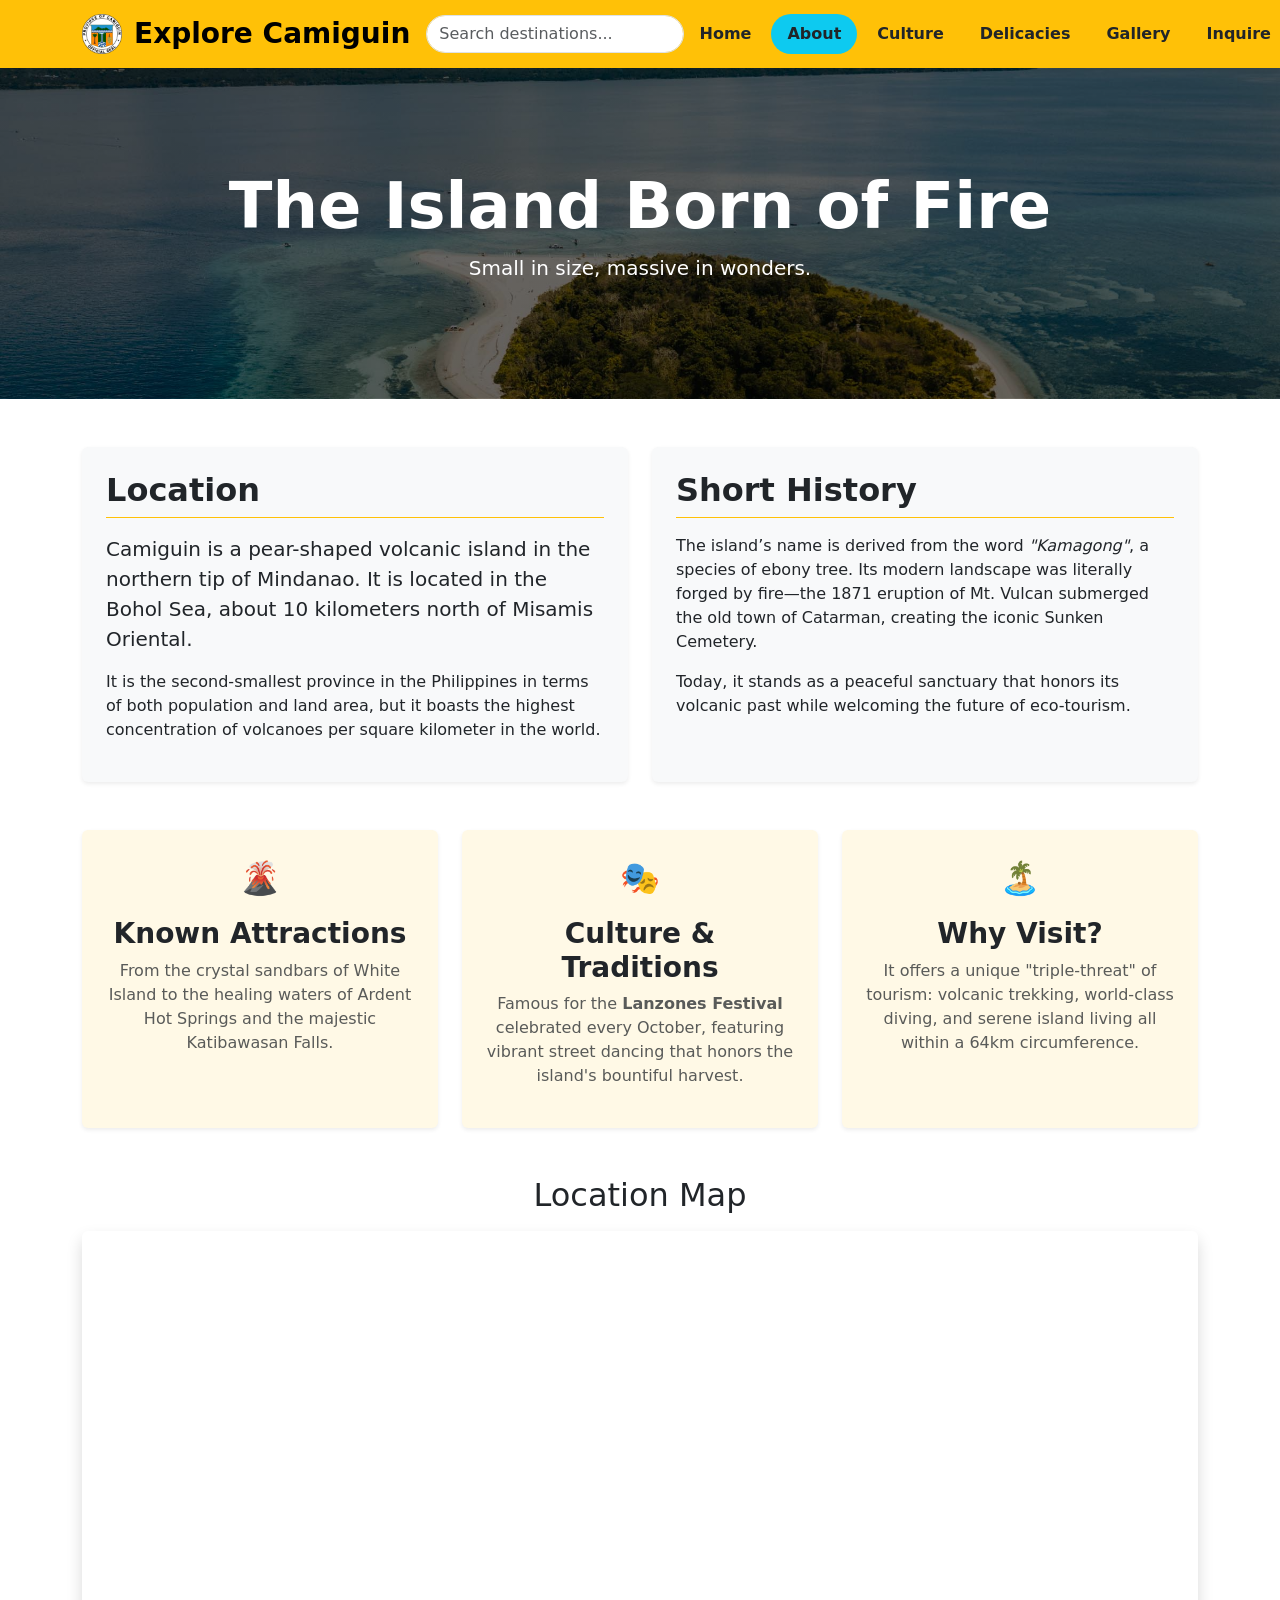
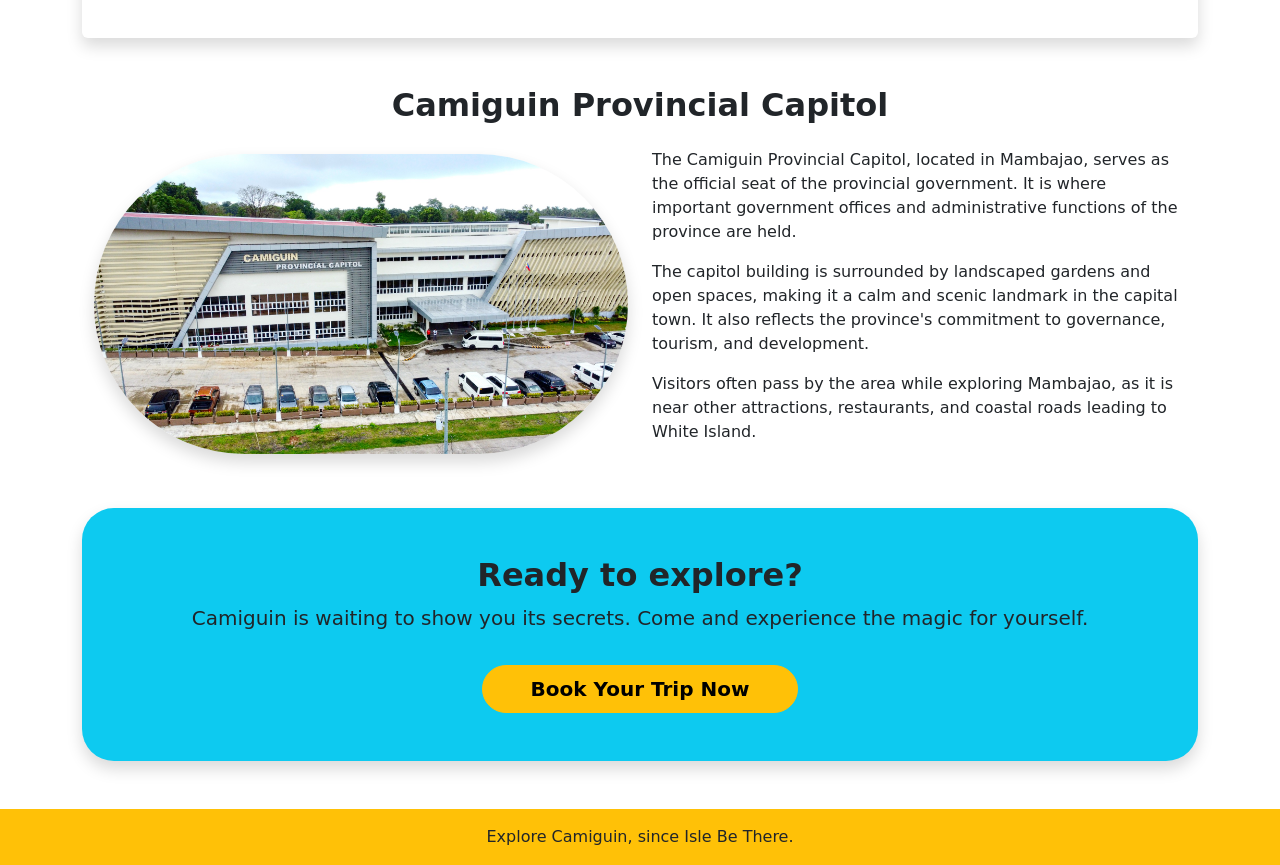
<file: aboutcam.html>
<!doctype html>
<html lang="en">
  <head>
    <meta charset="UTF-8" />
    <meta name="viewport" content="width=device-width, initial-scale=1.0" />
    <title>About Camiguin</title>

    <!-- Bootstrap CSS -->
    <link
      href="https://cdn.jsdelivr.net/npm/bootstrap@5.3.3/dist/css/bootstrap.min.css"
      rel="stylesheet"
    />
    <link rel="stylesheet" href="stylesfolder/main-styles.css" />
  </head>
  <body>
    <nav class="navbar navbar-expand-lg bg-warning shadow-sm sticky-top py-2">
      <div class="container">
        <a
          class="navbar-brand d-flex align-items-center gap-2"
          href="index.html"
        >
          <img src="images/seal.png" alt="Logo" height="40" class="me-1" />
          <span class="fw-bold fs-3">Explore Camiguin</span>
        </a>

        <button
          class="navbar-toggler border-0 shadow-none"
          type="button"
          data-bs-toggle="collapse"
          data-bs-target="#navMenu"
          aria-controls="navMenu"
          aria-expanded="false"
          aria-label="Toggle navigation"
        >
          <span class="navbar-toggler-icon"></span>
        </button>

        <div class="collapse navbar-collapse" id="navMenu">
          <div class="mx-auto col-12 col-lg-4 my-3 my-lg-0 position-relative">
            <div class="input-group">
              <input
                type="text"
                class="form-control rounded-pill shadow-none"
                id="searchInput"
                placeholder="Search destinations..."
                autocomplete="off"
              />
            </div>
            <div
              id="suggestionBox"
              class="list-group position-absolute w-100 shadow-lg d-none"
              style="z-index: 1050; top: 100%"
            ></div>
          </div>

          <ul class="navbar-nav ms-auto mb-2 mb-lg-0 gap-1">
            <li class="nav-item">
              <a
                class="nav-link active fw-bold text-dark px-3 rounded-pill"
                href="index.html"
                >Home</a
              >
            </li>
            <li class="nav-item">
              <a
                class="nav-link fw-semibold text-dark px-3 rounded-pill hover-bg bg-info"
                href="aboutcam.html"
                >About</a
              >
            </li>
            <li class="nav-item">
              <a
                class="nav-link fw-semibold text-dark px-3 rounded-pill hover-bg"
                href="culture.html"
                >Culture</a
              >
            </li>

            <li class="nav-item">
              <a
                class="nav-link active fw-semibold text-dark px-3 rounded-pill"
                href="food.html"
                >Delicacies</a
              >
            </li>

            <li class="nav-item">
              <a
                class="nav-link fw-semibold text-dark px-3 rounded-pill hover-bg"
                href="gallery.html"
                >Gallery</a
              >
            </li>
            <li class="nav-item">
              <a
                class="nav-link fw-semibold text-dark px-3 rounded-pill hover-bg"
                href="inquire.html"
                >Inquire</a
              >
            </li>
            <li class="nav-item">
              <a
                class="nav-link fw-semibold text-dark px-3 rounded-pill hover-bg"
                href="travel.html"
                >Tips</a
              >
            </li>
          </ul>
        </div>
      </div>
    </nav>

    <!-- Page Header -->
    <header class="about-header text-center">
      <div class="container">
        <h1 class="display-3 fw-bold">The Island Born of Fire</h1>
        <p class="lead">Small in size, massive in wonders.</p>
      </div>
    </header>

    <div class="py-5">
      <div class="container">
        <div class="row g-4 mb-5">
          <div class="col-lg-6">
            <div class="p-4 bg-light rounded shadow-sm h-100">
              <h2
                class="fw-bold text-dark border-bottom border-warning pb-2 mb-3"
              >
                Location
              </h2>
              <p class="fs-5">
                Camiguin is a pear-shaped volcanic island in the northern tip of
                Mindanao. It is located in the Bohol Sea, about 10 kilometers
                north of Misamis Oriental.
              </p>
              <p>
                It is the second-smallest province in the Philippines in terms
                of both population and land area, but it boasts the highest
                concentration of volcanoes per square kilometer in the world.
              </p>
            </div>
          </div>
          <div class="col-lg-6">
            <div class="p-4 bg-light rounded shadow-sm h-100">
              <h2
                class="fw-bold text-dark border-bottom border-warning pb-2 mb-3"
              >
                Short History
              </h2>
              <p>
                The island’s name is derived from the word <em>"Kamagong"</em>,
                a species of ebony tree. Its modern landscape was literally
                forged by fire—the 1871 eruption of Mt. Vulcan submerged the old
                town of Catarman, creating the iconic Sunken Cemetery.
              </p>
              <p>
                Today, it stands as a peaceful sanctuary that honors its
                volcanic past while welcoming the future of eco-tourism.
              </p>
            </div>
          </div>
        </div>

        <!-- 2. Attractions & Culture Grid -->
        <div class="row g-4 text-center">
          <div class="col-md-4">
            <div class="card h-100 shadow-sm feature-card p-4">
              <div class="icon-box">🌋</div>
              <h3 class="fw-bold">Known Attractions</h3>
              <p class="text-muted">
                From the crystal sandbars of White Island to the healing waters
                of Ardent Hot Springs and the majestic Katibawasan Falls.
              </p>
            </div>
          </div>
          <div class="col-md-4">
            <div class="card h-100 shadow-sm feature-card p-4">
              <div class="icon-box">🎭</div>
              <h3 class="fw-bold">Culture & Traditions</h3>
              <p class="text-muted">
                Famous for the <strong>Lanzones Festival</strong> celebrated
                every October, featuring vibrant street dancing that honors the
                island's bountiful harvest.
              </p>
            </div>
          </div>
          <div class="col-md-4">
            <div class="card h-100 shadow-sm feature-card p-4">
              <div class="icon-box">🏝️</div>
              <h3 class="fw-bold">Why Visit?</h3>
              <p class="text-muted">
                It offers a unique "triple-threat" of tourism: volcanic
                trekking, world-class diving, and serene island living all
                within a 64km circumference.
              </p>
            </div>
          </div>
        </div>

        <div class="my-5">
          <h2 class="text-center mb-3">Location Map</h2>

          <div class="shadow rounded overflow-hidden">
            <iframe
              src="https://www.google.com/maps?q=Camiguin+Island+Philippines&output=embed&z=11&hl=en&t=k"
              width="100%"
              height="450"
              style="border: 0"
              loading="lazy"
            >
            </iframe>
          </div>
        </div>

        <!-- CAPITOL SECTION -->
        <div class="container">
          <h2 class="text-center mb-4 fw-bold">Camiguin Provincial Capitol</h2>

          <div class="row align-items-center g-4">
            <!-- IMAGE -->
            <!--gikapoy pero saun taman, range it down yo, lets, go, murag dire nalang ta kutob ani, bisag ang kalibutan mo mo bali !-->
            <div class="col-lg-6">
              <img
                src="images/capitol.jpg"
                class="img-fluid rounded shadow rounded-pill"
                alt="Camiguin Provincial Capitol"
              />
            </div>

            <!-- TEXT -->
            <div class="col-lg-6">
              <p>
                The Camiguin Provincial Capitol, located in Mambajao, serves as
                the official seat of the provincial government. It is where
                important government offices and administrative functions of the
                province are held.
              </p>

              <p>
                The capitol building is surrounded by landscaped gardens and
                open spaces, making it a calm and scenic landmark in the capital
                town. It also reflects the province's commitment to governance,
                tourism, and development.
              </p>

              <p>
                Visitors often pass by the area while exploring Mambajao, as it
                is near other attractions, restaurants, and coastal roads
                leading to White Island.
              </p>
            </div>
          </div>
        </div>

        <!-- Call to Action -->
        <div class="mt-5 p-5 bg-info text-dark rounded-5 shadow text-center">
          <h2 class="fw-bold">Ready to explore?</h2>
          <p class="fs-5">
            Camiguin is waiting to show you its secrets. Come and experience the
            magic for yourself.
          </p>
          <a
            href="inquire.html"
            class="btn btn-warning btn-lg fw-bold rounded-pill mt-3 px-5"
            >Book Your Trip Now</a
          >
        </div>
      </div>
    </div>

    <!-- Footer -->
    <footer class="bg-warning text-dark text-center py-3">
      <p class="mb-0">Explore Camiguin, since Isle Be There.</p>
    </footer>

    <!-- Bootstrap JS -->
    <script src="https://cdn.jsdelivr.net/npm/bootstrap@5.3.3/dist/js/bootstrap.bundle.min.js"></script>
  </body>
</html>
</file>
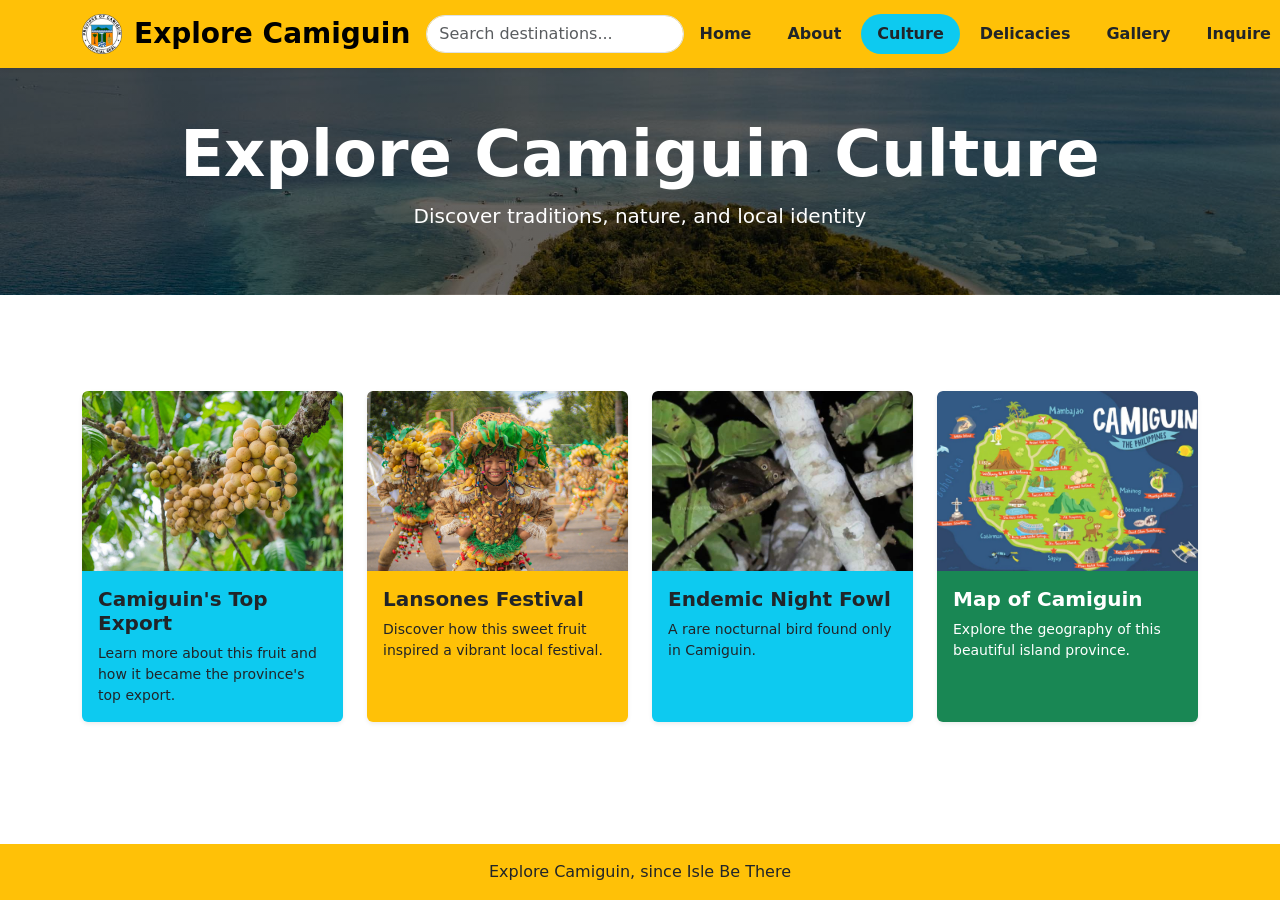
<file: culture.html>
<!doctype html>
<html lang="en">
  <head>
    <meta charset="UTF-8" />
    <meta name="viewport" content="width=device-width, initial-scale=1.0" />
    <title>Explore Camiguin Culture</title>

    <!-- Bootstrap -->
    <link
      href="https://cdn.jsdelivr.net/npm/bootstrap@5.3.3/dist/css/bootstrap.min.css"
      rel="stylesheet"
    />

    <link rel="icon" type="image/png" href="images/pogo.png" />
    <link rel="stylesheet" href="stylesfolder/main-styles.css" />
  </head>

  <body class="d-flex flex-column min-vh-100">
    <main class="flex-grow-1">
      <!-- NAVBAR -->
      <nav class="navbar navbar-expand-lg bg-warning shadow-sm sticky-top py-2">
        <div class="container">
          <a
            class="navbar-brand d-flex align-items-center gap-2"
            href="index.html"
          >
            <img
              src="images/seal.png"
              alt="Camiguin Seal Logo"
              height="40"
              class="me-1"
            />
            <span class="fw-bold fs-3">Explore Camiguin</span>
          </a>

          <button
            class="navbar-toggler border-0 shadow-none"
            type="button"
            data-bs-toggle="collapse"
            data-bs-target="#navMenu"
            aria-controls="navMenu"
            aria-expanded="false"
            aria-label="Toggle navigation"
          >
            <span class="navbar-toggler-icon"></span>
          </button>

          <div class="collapse navbar-collapse" id="navMenu">
            <div class="mx-auto col-12 col-lg-4 my-3 my-lg-0 position-relative">
              <div class="input-group">
                <input
                  type="text"
                  class="form-control rounded-pill shadow-none"
                  id="searchInput"
                  placeholder="Search destinations..."
                  autocomplete="off"
                />
              </div>
              <div
                id="suggestionBox"
                class="list-group position-absolute w-100 shadow-lg d-none"
                style="z-index: 1050; top: 100%"
              ></div>
            </div>

            <ul class="navbar-nav ms-auto mb-2 mb-lg-0 gap-1">
              <li class="nav-item">
                <a
                  class="nav-link active fw-bold text-dark px-3 rounded-pill"
                  href="index.html"
                  >Home</a
                >
              </li>
              <li class="nav-item">
                <a
                  class="nav-link fw-semibold text-dark px-3 rounded-pill hover-bg"
                  href="aboutcam.html"
                  >About</a
                >
              </li>
              <li class="nav-item">
                <a
                  class="nav-link fw-semibold text-dark px-3 rounded-pill hover-bg bg-info"
                  href="culture.html"
                  >Culture</a
                >
              </li>
              <li class="nav-item">
                <a
                  class="nav-link fw-semibold text-dark px-3 rounded-pill hover-bg"
                  href="food.html"
                  >Delicacies</a
                >
              </li>
              <li class="nav-item">
                <a
                  class="nav-link fw-semibold text-dark px-3 rounded-pill hover-bg"
                  href="gallery.html"
                  >Gallery</a
                >
              </li>
              <li class="nav-item">
                <a
                  class="nav-link fw-semibold text-dark px-3 rounded-pill hover-bg"
                  href="inquire.html"
                  >Inquire</a
                >
              </li>
              <li class="nav-item">
                <a
                  class="nav-link fw-semibold text-dark px-3 rounded-pill hover-bg"
                  href="travel.html"
                  >Tips</a
                >
              </li>
            </ul>
          </div>
        </div>
      </nav>

      <header class="about-header text-center py-5 bg-dark text-white mb-5">
        <div class="container">
          <h1 class="display-3 fw-bold">Explore Camiguin Culture</h1>
          <p class="lead">Discover traditions, nature, and local identity</p>
        </div>
      </header>

      <div class="container pt-5 pb-5">
        <div class="row g-4">
          <!-- CARD 1 -->
          <div class="col-12 col-md-6 col-lg-3">
            <a
              href="lansones.html"
              class="text-decoration-none text-dark h-100 d-block"
            >
              <div class="card h-100 shadow-sm border-0 overflow-hidden">
                <img
                  src="images/lansones.jpg"
                  alt="Camiguin Lanzones Fruit"
                  class="card-img-top"
                  style="height: 180px; object-fit: cover"
                />
                <div class="card-body bg-info">
                  <h5 class="card-title fw-bold">Camiguin's Top Export</h5>
                  <p class="card-text small">
                    Learn more about this fruit and how it became the province's
                    top export.
                  </p>
                </div>
              </div>
            </a>
          </div>

          <!-- CARD 2 -->
          <div class="col-12 col-md-6 col-lg-3">
            <a
              href="lansonesfes.html"
              class="text-decoration-none text-dark h-100 d-block"
            >
              <div class="card h-100 shadow-sm border-0 overflow-hidden">
                <img
                  src="images/lansonesfes.jpg"
                  alt="Lansones Festival Dancers"
                  class="card-img-top"
                  style="height: 180px; object-fit: cover"
                />
                <div class="card-body bg-warning">
                  <h5 class="card-title fw-bold">Lansones Festival</h5>
                  <p class="card-text small">
                    Discover how this sweet fruit inspired a vibrant local
                    festival.
                  </p>
                </div>
              </div>
            </a>
          </div>

          <!-- CARD 3 -->
          <div class="col-12 col-md-6 col-lg-3">
            <a
              href="owl.html"
              class="text-decoration-none text-dark h-100 d-block"
            >
              <div class="card h-100 shadow-sm border-0 overflow-hidden">
                <img
                  src="images/owlmain.jpg"
                  alt="Camiguin Endemic Hawk Owl"
                  class="card-img-top"
                  style="height: 180px; object-fit: cover"
                />
                <div class="card-body bg-info">
                  <h5 class="card-title fw-bold">Endemic Night Fowl</h5>
                  <p class="card-text small">
                    A rare nocturnal bird found only in Camiguin.
                  </p>
                </div>
              </div>
            </a>
          </div>

          <!-- CARD 4 -->
          <div class="col-12 col-md-6 col-lg-3">
            <a
              href="map.html"
              class="text-decoration-none text-dark h-100 d-block"
            >
              <div class="card h-100 shadow-sm border-0 overflow-hidden">
                <img
                  src="images/map.jpg"
                  alt="Map of Camiguin Island"
                  class="card-img-top"
                  style="height: 180px; object-fit: cover"
                />
                <div class="card-body text-white bg-success">
                  <h5 class="card-title fw-bold">Map of Camiguin</h5>
                  <p class="card-text small">
                    Explore the geography of this beautiful island province.
                  </p>
                </div>
              </div>
            </a>
          </div>
        </div>
      </div>
    </main>

    <!-- FOOTER -->
    <footer class="bg-warning text-dark text-center py-3">
      <p class="mb-0">Explore Camiguin, since Isle Be There</p>
    </footer>

    <!-- Bootstrap JS -->
    <script src="https://cdn.jsdelivr.net/npm/bootstrap@5.3.3/dist/js/bootstrap.bundle.min.js"></script>

    <!-- WEB SCRIPT -->
    <script src="scriptsfolder/contentscripts.js"></script>
  </body>
</html>
</file>
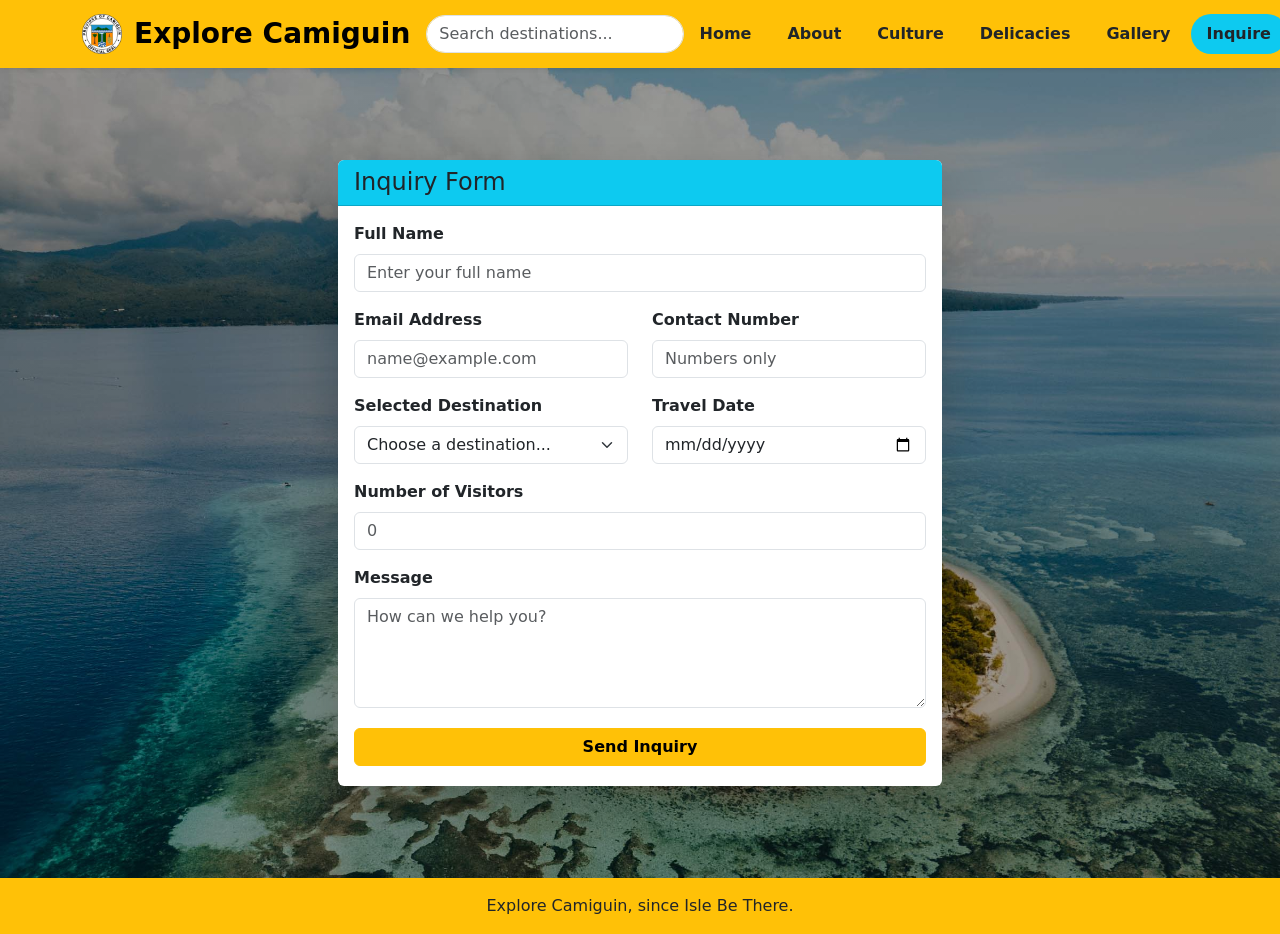
<file: inquire.html>
<!doctype html>
<html lang="en">
  <head>
    <meta charset="UTF-8" />
    <meta name="viewport" content="width=device-width, initial-scale=1.0" />
    <!-- Bootstrap CSS cdn-->
    <link
      href="https://cdn.jsdelivr.net/npm/bootstrap@5.3.3/dist/css/bootstrap.min.css"
      rel="stylesheet"
    />
    <link rel="stylesheet" href="stylesfolder/main-styles.css" />
    <link rel="icon" type="image/png" href="images/pogo.png" />
    <title>Inquire for Camiguin</title>
  </head>

  <body>
    <nav class="navbar navbar-expand-lg bg-warning shadow-sm sticky-top py-2">
      <div class="container">
        <a
          class="navbar-brand d-flex align-items-center gap-2"
          href="index.html"
        >
          <img src="images/seal.png" alt="Logo" height="40" class="me-1" />
          <span class="fw-bold fs-3">Explore Camiguin</span>
        </a>

        <button
          class="navbar-toggler border-0 shadow-none"
          type="button"
          data-bs-toggle="collapse"
          data-bs-target="#navMenu"
          aria-controls="navMenu"
          aria-expanded="false"
          aria-label="Toggle navigation"
        >
          <span class="navbar-toggler-icon"></span>
        </button>

        <div class="collapse navbar-collapse" id="navMenu">
          <div class="mx-auto col-12 col-lg-4 my-3 my-lg-0 position-relative">
            <div class="input-group">
              <input
                type="text"
                class="form-control rounded-pill shadow-none"
                id="searchInput"
                placeholder="Search destinations..."
                autocomplete="off"
              />
            </div>
            <div
              id="suggestionBox"
              class="list-group position-absolute w-100 shadow-lg d-none"
              style="z-index: 1050; top: 100%"
            ></div>
          </div>

          <ul class="navbar-nav ms-auto mb-2 mb-lg-0 gap-1">
            <li class="nav-item">
              <a
                class="nav-link active fw-bold text-dark px-3 rounded-pill"
                href="index.html"
                >Home</a
              >
            </li>
            <li class="nav-item">
              <a
                class="nav-link fw-semibold text-dark px-3 rounded-pill hover-bg"
                href="aboutcam.html"
                >About</a
              >
            </li>
            <li class="nav-item">
              <a
                class="nav-link fw-semibold text-dark px-3 rounded-pill hover-bg"
                href="culture.html"
                >Culture</a
              >
            </li>

            <li class="nav-item">
              <a
                class="nav-link active fw-semibold text-dark px-3 rounded-pill"
                href="food.html"
                >Delicacies</a
              >
            </li>

            <li class="nav-item">
              <a
                class="nav-link fw-semibold text-dark px-3 rounded-pill hover-bg"
                href="gallery.html"
                >Gallery</a
              >
            </li>
            <li class="nav-item">
              <a
                class="nav-link fw-semibold text-dark px-3 rounded-pill hover-bg bg-info"
                href="inquire.html"
                >Inquire</a
              >
            </li>
            <li class="nav-item">
              <a
                class="nav-link fw-semibold text-dark px-3 rounded-pill hover-bg"
                href="travel.html"
                >Tips</a
              >
            </li>
          </ul>
        </div>
      </div>
    </nav>

    <!-- UPDATED: Added fluid container behavior, full height view configurations, center alignments, and image background filter rules -->
    <div
      class="container-fluid m-0 d-flex align-items-center justify-content-center py-5"
      style="
        background:
          linear-gradient(rgba(0, 0, 0, 0.4), rgba(0, 0, 0, 0.4)),
          url(&quot;images/mantik.jpg&quot;) no-repeat center center/cover;
        min-height: 90vh;
      "
    >
      <div class="row justify-content-center w-100">
        <div class="col-md-8 col-lg-6">
          <div class="card shadow-lg border-0">
            <div class="card-header bg-info text-dark fw-bold">
              <h3 class="mb-0 fs-4">Inquiry Form</h3>
            </div>
            <div class="card-body">
              <form id="inquiryForm" class="needs-validation" novalidate>
                <!-- Full Name (Required) -->
                <div class="mb-3">
                  <label for="fullName" class="form-label fw-semibold"
                    >Full Name</label
                  >
                  <input
                    type="text"
                    class="form-control"
                    id="fullName"
                    placeholder="Enter your full name"
                    required
                  />
                  <div class="invalid-feedback">Full name is required.</div>
                </div>

                <div class="row">
                  <!-- Email Address (Valid Format Required) -->
                  <div class="col-md-6 mb-3">
                    <label for="emailAddr" class="form-label fw-semibold"
                      >Email Address</label
                    >
                    <input
                      type="email"
                      class="form-control"
                      id="emailAddr"
                      placeholder="name@example.com"
                      required
                    />
                    <div class="invalid-feedback">
                      Please enter a valid email address.
                    </div>
                  </div>

                  <!-- Contact Number (Numbers Only Required) -->
                  <div class="col-md-6 mb-3">
                    <label for="contactNum" class="form-label fw-semibold"
                      >Contact Number</label
                    >
                    <!-- The pattern [0-9]+ ensures only digits are entered -->
                    <input
                      type="tel"
                      class="form-control"
                      id="contactNum"
                      pattern="[0-9]+"
                      placeholder="Numbers only"
                      required
                    />
                    <div class="invalid-feedback">
                      Contact number must contain numbers only.
                    </div>
                  </div>
                </div>

                <div class="row">
                  <!-- Selected Destination (Required) -->
                  <div class="col-md-6 mb-3">
                    <label for="destination" class="form-label fw-semibold"
                      >Selected Destination</label
                    >
                    <select class="form-select" id="destination" required>
                      <option value="" selected disabled>
                        Choose a destination...
                      </option>

                      <option value="White Island">White Island</option>
                      <option value="Mantigue Island">Mantigue Island</option>
                      <option value="Ardent Hot Springs">
                        Ardent Hot Springs
                      </option>
                      <option value="Sto Niño Cold Spring">
                        Sto Niño Cold Spring
                      </option>
                      <option value="Macao Cold Spring">
                        Macao Cold Spring
                      </option>
                      <option value="Soda Bora Water Spring">
                        Soda Bora Water Spring
                      </option>
                      <option value="Tuasan Falls">Tuasan Falls</option>
                      <option value="Katibawasan Falls">
                        Katibawasan Falls
                      </option>
                      <option value="Sunken Cemetery">Sunken Cemetery</option>
                      <option value="Giant Clam Sanctuary">
                        Giant Clam Sanctuary
                      </option>
                      <option value="Moro Watch Tower">Moro Watch Tower</option>
                      <option value="Katunggan Mangrove Park">
                        Katunggan Mangrove Park
                      </option>
                      <option value="Goi Ob Church Ruins">
                        Goi Ob Church Ruins
                      </option>
                      <option value="Mt. Hibok-Hibok">Mt. Hibok-Hibok</option>
                      <option value="Jigdug Reef">Jigdug Reef</option>
                    </select>
                    <div class="invalid-feedback">
                      Please select a destination.
                    </div>
                  </div>

                  <div class="col-md-6 mb-3">
                    <label for="travelDate" class="form-label fw-semibold"
                      >Travel Date</label
                    >
                    <input
                      type="date"
                      class="form-control"
                      id="travelDate"
                      required
                    />
                    <div class="invalid-feedback">
                      Travel date cannot be empty.
                    </div>
                  </div>
                </div>

                <!-- Number of Visitors (At least 1) -->
                <div class="mb-3">
                  <label for="numVisitors" class="form-label fw-semibold"
                    >Number of Visitors</label
                  >
                  <input
                    type="number"
                    class="form-control"
                    id="numVisitors"
                    min="1"
                    placeholder="0"
                    required
                  />
                  <div class="invalid-feedback">
                    Number of visitors must be at least 1.
                  </div>
                </div>

                <!-- Message (Required) -->
                <div class="mb-3">
                  <label for="userMessage" class="form-label fw-semibold"
                    >Message</label
                  >
                  <textarea
                    class="form-control"
                    id="userMessage"
                    rows="4"
                    placeholder="How can we help you?"
                    required
                  ></textarea>
                  <div class="invalid-feedback">A message is required.</div>
                </div>

                <!-- Submit Button -->
                <div class="d-grid gap-2 py-1">
                  <button type="submit" class="btn btn-warning fw-bold">
                    Send Inquiry
                  </button>
                </div>
              </form>
            </div>
          </div>
        </div>
      </div>
    </div>

    <!-- Success Modal -->
    <div
      class="modal fade"
      id="successModal"
      tabindex="-1"
      aria-labelledby="successModalLabel"
      aria-hidden="true"
    >
      <div class="modal-dialog modal-dialog-centered">
        <div class="modal-content">
          <div class="modal-header bg-success text-white">
            <h5 class="modal-title" id="successModalLabel">Inquiry Sent!</h5>
            <button
              type="button"
              class="btn-close btn-close-white"
              data-bs-dismiss="modal"
              aria-label="Close"
            ></button>
          </div>
          <div class="modal-body text-center p-4">
            <div class="mb-3">
              <i
                class="bi bi-check-circle-fill text-success"
                style="font-size: 3rem"
              ></i>
            </div>
            <h4>Success!</h4>
            <p>
              Thank you for reaching out. We have received your inquiry for
              Camiguin and will get back to you shortly, please check your phone
              or email for more information!.
            </p>
          </div>
          <div class="modal-footer">
            <button
              type="button"
              class="btn btn-secondary"
              data-bs-dismiss="modal"
            >
              Close
            </button>
          </div>
        </div>
      </div>
    </div>

    <!-- FOOTER -->
    <footer class="bg-warning text-dark text-center py-3">
      <p class="mb-0">Explore Camiguin, since Isle Be There.</p>
    </footer>

    <!-- Bootstrap JS Bundle -->
    <script src="https://cdn.jsdelivr.net/npm/bootstrap@5.3.3/dist/js/bootstrap.bundle.min.js"></script>
    <!-- Your Custom Script -->
    <script src="scriptsfolder/contentscripts.js"></script>
  </body>
</html>
</file>
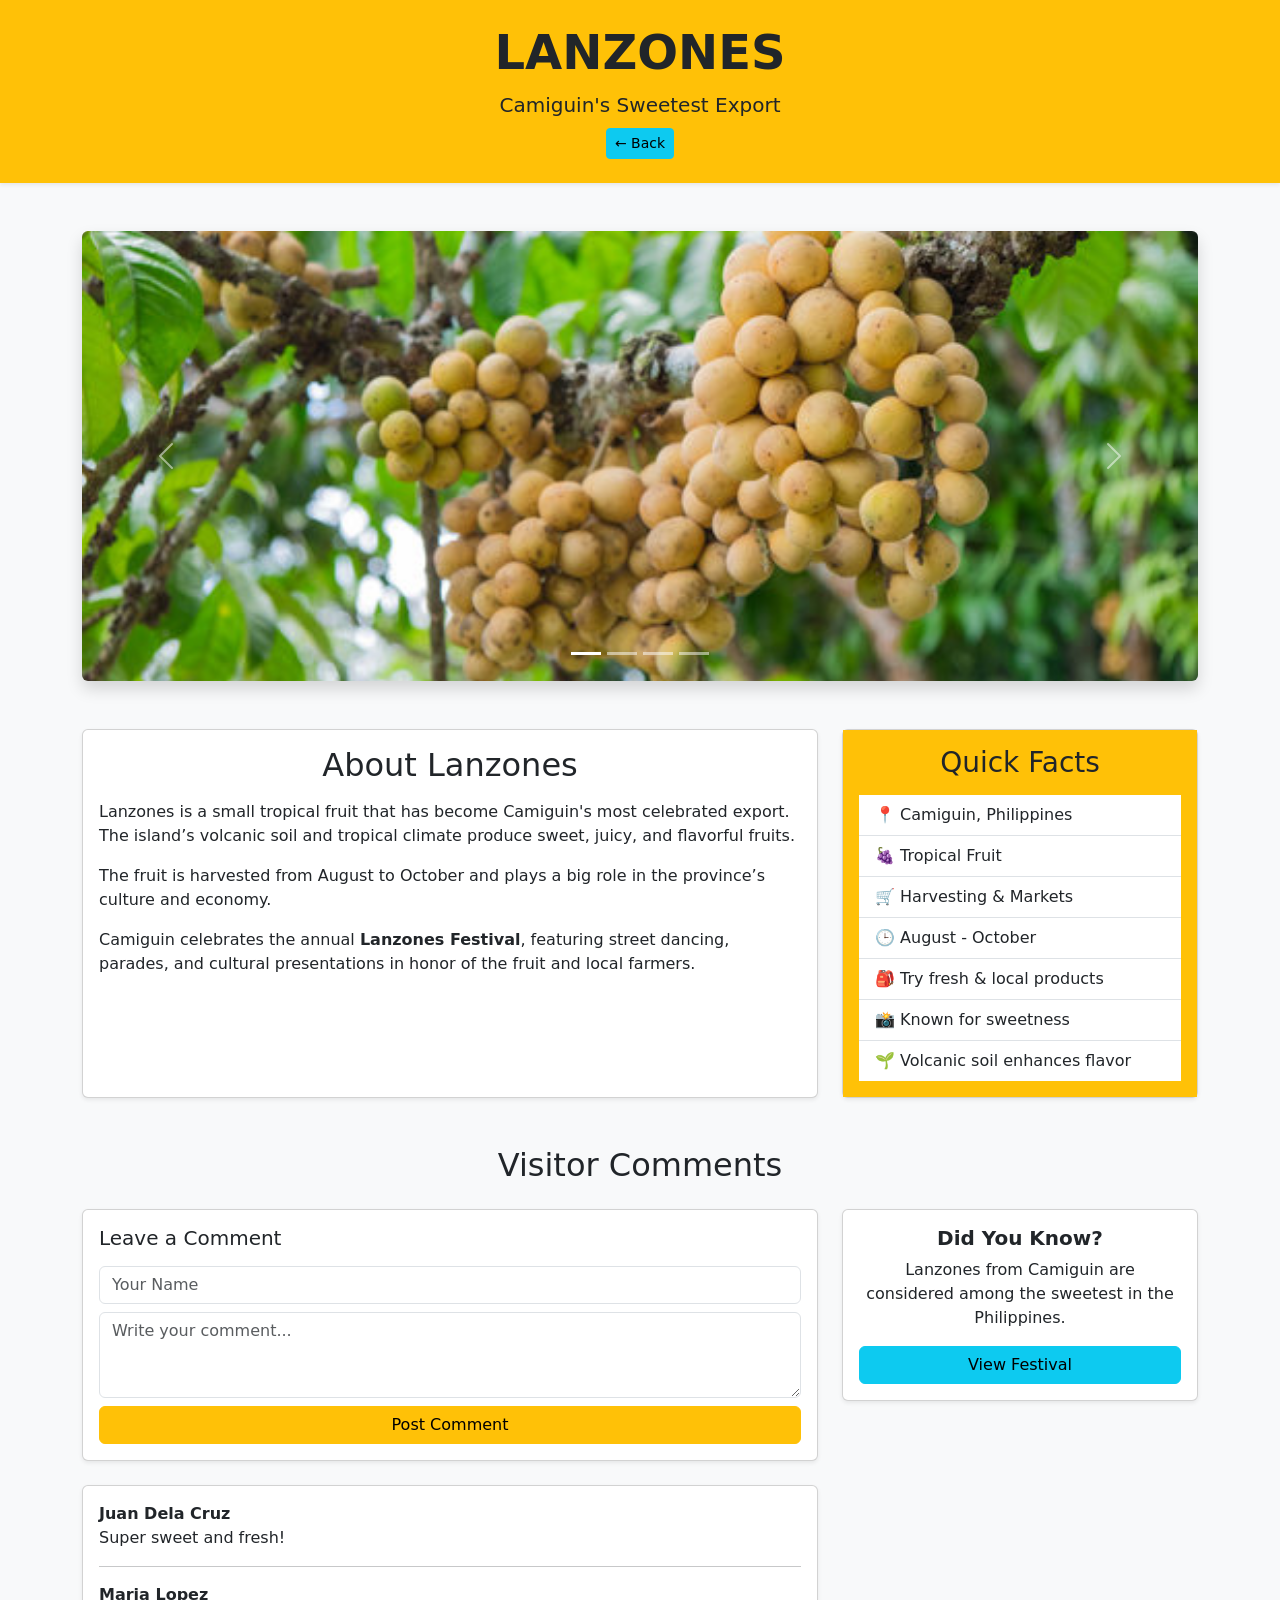
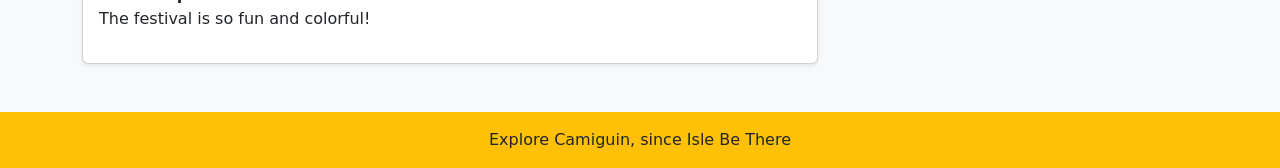
<file: lansones.html>
<!doctype html>
<html lang="en">
<head>
  <meta charset="UTF-8" />
  <meta name="viewport" content="width=device-width, initial-scale=1.0" />

  <!-- Bootstrap -->
  <link href="https://cdn.jsdelivr.net/npm/bootstrap@5.3.3/dist/css/bootstrap.min.css" rel="stylesheet"/>

  <link rel="icon" type="image/png" href="images/pogo.png" />
  <link href="stylesfolder/content-styles.css" rel="stylesheet" />
  <title>Lanzones | Camiguin</title>
</head>

<body class="bg-light">

  <!-- HEADER -->
  <header class="bg-warning text-dark text-center py-4 shadow-sm">
    <div class="container">
      <h1 class="display-5 fw-bold">LANZONES</h1>
      <p class="lead mb-2">Camiguin's Sweetest Export</p>
      <a href="culture.html" class="btn btn-info btn-sm">← Back</a>
    </div>
  </header>

  <!-- MAIN CONTENT -->
  <div class="container my-5">

    <!-- IMAGE CAROUSEL -->
    <div class="mb-5">
      <div id="lanzonesCarousel" class="carousel slide shadow rounded" data-bs-ride="carousel">

        <div class="carousel-indicators">
          <button type="button" data-bs-target="#lanzonesCarousel" data-bs-slide-to="0" class="active"></button>
          <button type="button" data-bs-target="#lanzonesCarousel" data-bs-slide-to="1"></button>
          <button type="button" data-bs-target="#lanzonesCarousel" data-bs-slide-to="2"></button>
          <button type="button" data-bs-target="#lanzonesCarousel" data-bs-slide-to="3"></button>
        </div>

        <div class="carousel-inner rounded">

          <div class="carousel-item active">
            <img src="images/lansones.jpg" class="d-block w-100" alt="Lanzones">
          </div>

          <div class="carousel-item">
            <img src="images/tree.jpg" class="d-block w-100" alt="Lanzones Tree">
          </div>

          <div class="carousel-item">
            <img src="images/lansones2.jpg" class="d-block w-100" alt="Harvested Lanzones">
          </div>

          <div class="carousel-item">
            <img src="images/market.jfif" class="d-block w-100" alt="Lanzones Market">
          </div>

        </div>

        <button class="carousel-control-prev" type="button" data-bs-target="#lanzonesCarousel" data-bs-slide="prev">
          <span class="carousel-control-prev-icon"></span>
        </button>

        <button class="carousel-control-next" type="button" data-bs-target="#lanzonesCarousel" data-bs-slide="next">
          <span class="carousel-control-next-icon"></span>
        </button>

      </div>
    </div>

    <!-- CONTENT GRID -->
    <div class="row g-4">

      <!-- ABOUT -->
      <div class="col-lg-8">
        <div class="card shadow-sm h-100">
          <div class="card-body">

            <h2 class="text-center mb-3">About Lanzones</h2>

            <p>
              Lanzones is a small tropical fruit that has become Camiguin's most
              celebrated export. The island’s volcanic soil and tropical climate
              produce sweet, juicy, and flavorful fruits.
            </p>

            <p>
              The fruit is harvested from August to October and plays a big role
              in the province’s culture and economy.
            </p>

            <p>
              Camiguin celebrates the annual <strong>Lanzones Festival</strong>,
              featuring street dancing, parades, and cultural presentations in
              honor of the fruit and local farmers.
            </p>

          </div>
        </div>
      </div>

      <!-- QUICK FACTS -->
      <div class="col-lg-4">
        <div class="card shadow-sm h-100">
          <div class="card-body bg-warning text-dark">

            <h3 class="text-center mb-3">Quick Facts</h3>

            <ul class="list-group list-group-flush">
              <li class="list-group-item">📍 Camiguin, Philippines</li>
              <li class="list-group-item">🍇 Tropical Fruit</li>
              <li class="list-group-item">🛒 Harvesting & Markets</li>
              <li class="list-group-item">🕒 August - October</li>
              <li class="list-group-item">🎒 Try fresh & local products</li>
              <li class="list-group-item">📸 Known for sweetness</li>
              <li class="list-group-item">🌱 Volcanic soil enhances flavor</li>
            </ul>

          </div>
        </div>
      </div>

    </div>

    <!-- OPTIONAL: COMMENTS -->
    <section class="my-5">
      <h2 class="text-center mb-4">Visitor Comments</h2>

      <div class="row g-4">

        <!-- COMMENT FORM -->
        <div class="col-lg-8">

          <div class="card shadow-sm mb-4">
            <div class="card-body">
              <h5 class="mb-3">Leave a Comment</h5>

              <form>
                <input class="form-control mb-2" placeholder="Your Name" required>
                <textarea class="form-control mb-2" rows="3" placeholder="Write your comment..." required></textarea>
                <button class="btn btn-warning w-100">Post Comment</button>
              </form>
            </div>
          </div>

          <div class="card shadow-sm">
            <div class="card-body">

              <strong>Juan Dela Cruz</strong>
              <p>Super sweet and fresh!</p>
              <hr>

              <strong>Maria Lopez</strong>
              <p>The festival is so fun and colorful!</p>

            </div>
          </div>

        </div>

        <!-- SIDE INFO -->
        <div class="col-lg-4">
          <div class="card shadow-sm text-center p-3 sticky-top">

            <h5 class="fw-bold">Did You Know?</h5>

            <p>
              Lanzones from Camiguin are considered among the sweetest in the Philippines.
            </p>

            <a href="lansonesfes.html" class="btn btn-info w-100">View Festival</a>

          </div>
        </div>

      </div>
    </section>

  </div>

  <!-- FOOTER -->
  <footer class="bg-warning text-dark text-center py-3 mt-5">
    <p class="mb-0">Explore Camiguin, since Isle Be There</p>
  </footer>

  <!-- Bootstrap JS -->
  <script src="https://cdn.jsdelivr.net/npm/bootstrap@5.3.3/dist/js/bootstrap.bundle.min.js"></script>

</body>
</html>
</file>
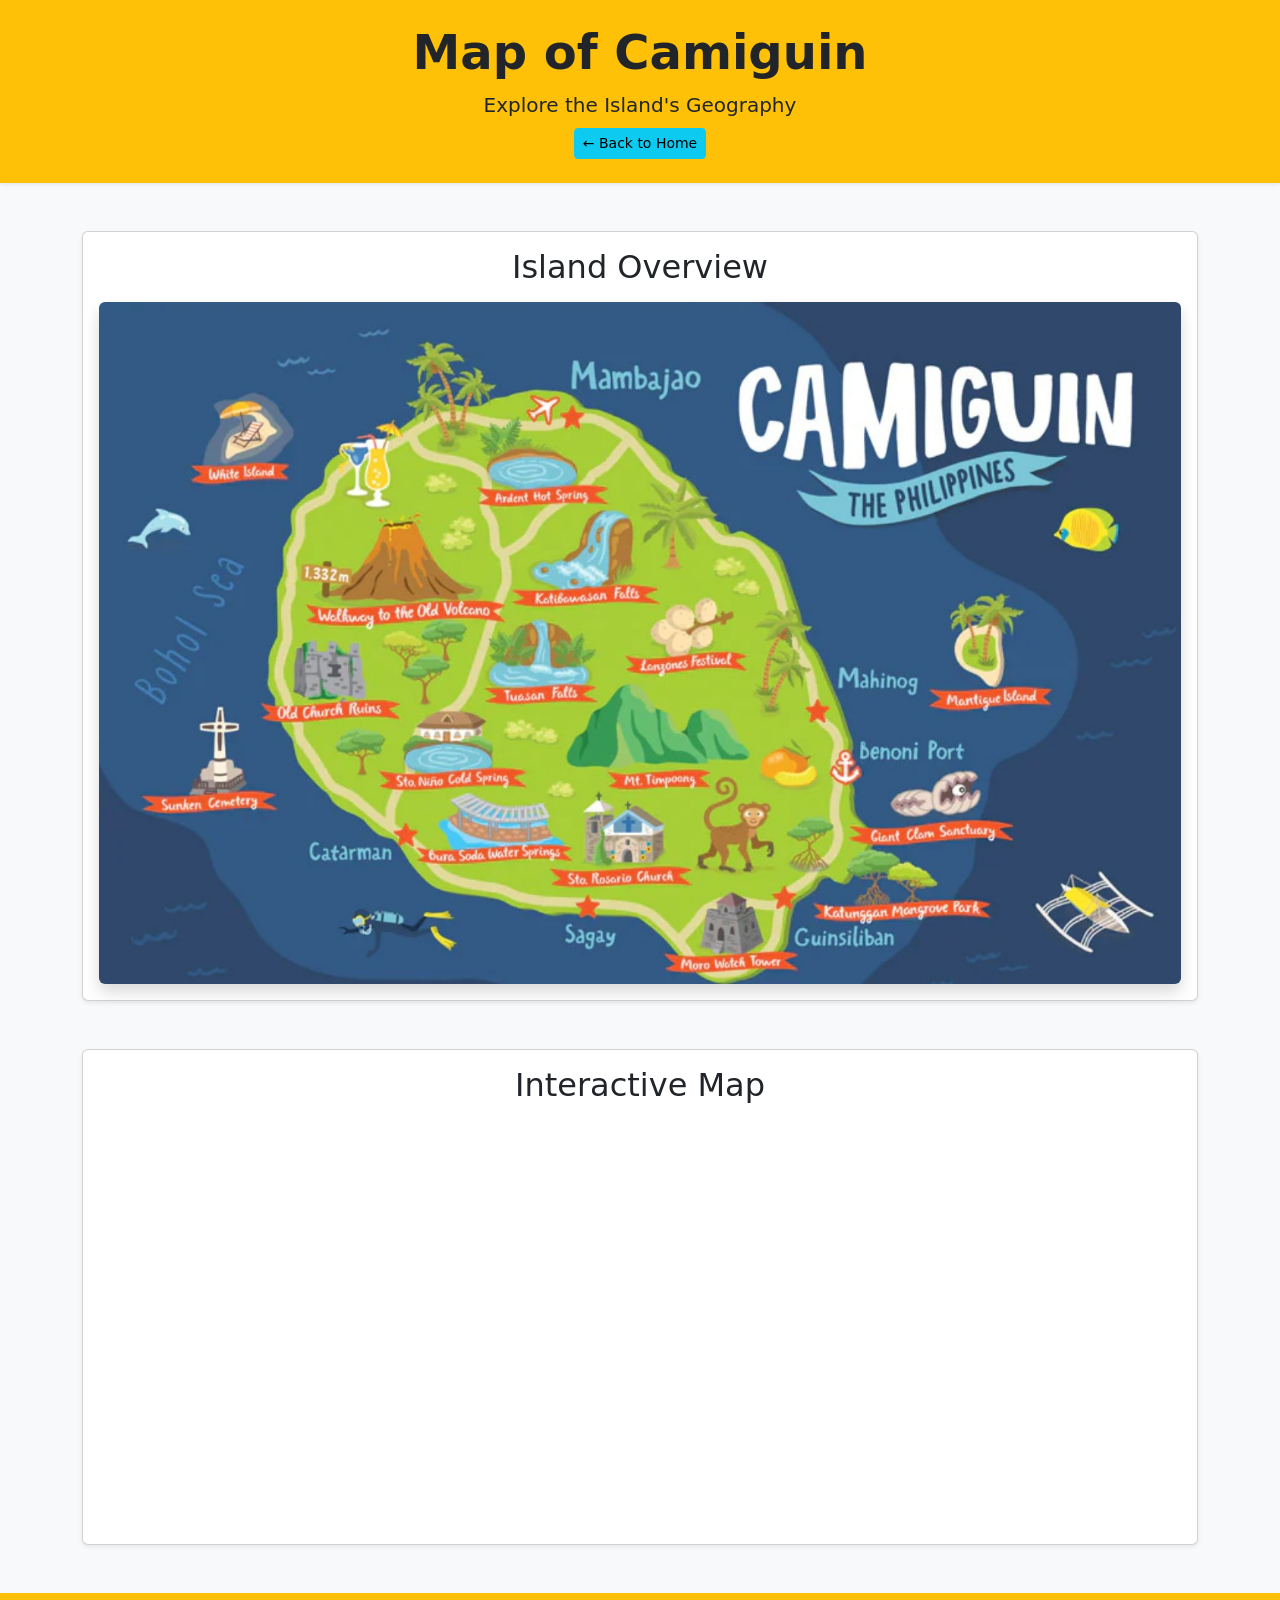
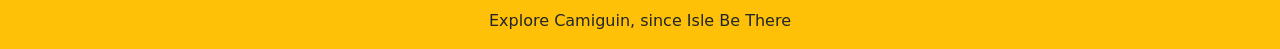
<file: map.html>
<!doctype html>
<html lang="en">
<head>
  <meta charset="UTF-8" />
  <meta name="viewport" content="width=device-width, initial-scale=1.0"/>

  <!-- Bootstrap -->
  <link href="https://cdn.jsdelivr.net/npm/bootstrap@5.3.3/dist/css/bootstrap.min.css" rel="stylesheet"/>

  <link rel="icon" type="image/png" href="images/pogo.png" />
  <title>Map of Camiguin</title>
</head>

<body class="bg-light">

  <!-- HEADER -->
  <header class="bg-warning text-dark text-center py-4 shadow-sm">
    <div class="container">
      <h1 class="display-5 fw-bold">Map of Camiguin</h1>
      <p class="lead mb-2">Explore the Island's Geography</p>
      <a href="index.html#tour" class="btn btn-info btn-sm">← Back to Home</a>
    </div>
  </header>

  <!-- MAIN CONTENT -->
  <div class="container my-5">

    <!-- MAP IMAGE -->
    <div class="card shadow-sm mb-5">
      <div class="card-body text-center">
        <h2 class="mb-3">Island Overview</h2>
        <img src="images/map.jpg" class="img-fluid rounded shadow" alt="Map of Camiguin">
      </div>
    </div>

    <!-- EMBEDDED MAP -->
    <div class="card shadow-sm">
      <div class="card-body">
        <h2 class="text-center mb-3">Interactive Map</h2>

        <div class="rounded overflow-hidden">
          <iframe
            src="https://www.google.com/maps?q=Camiguin+Philippines&output=embed&z=11"
            width="100%"
            height="400"
            style="border:0;"
            loading="lazy">
          </iframe>
        </div>

      </div>
    </div>

  </div>

  <!-- FOOTER -->
  <footer class="bg-warning text-dark text-center py-3 mt-5">
    <p class="mb-0">Explore Camiguin, since Isle Be There</p>
  </footer>

  <!-- Bootstrap JS -->
  <script src="https://cdn.jsdelivr.net/npm/bootstrap@5.3.3/dist/js/bootstrap.bundle.min.js"></script>

</body>
</html>
</file>
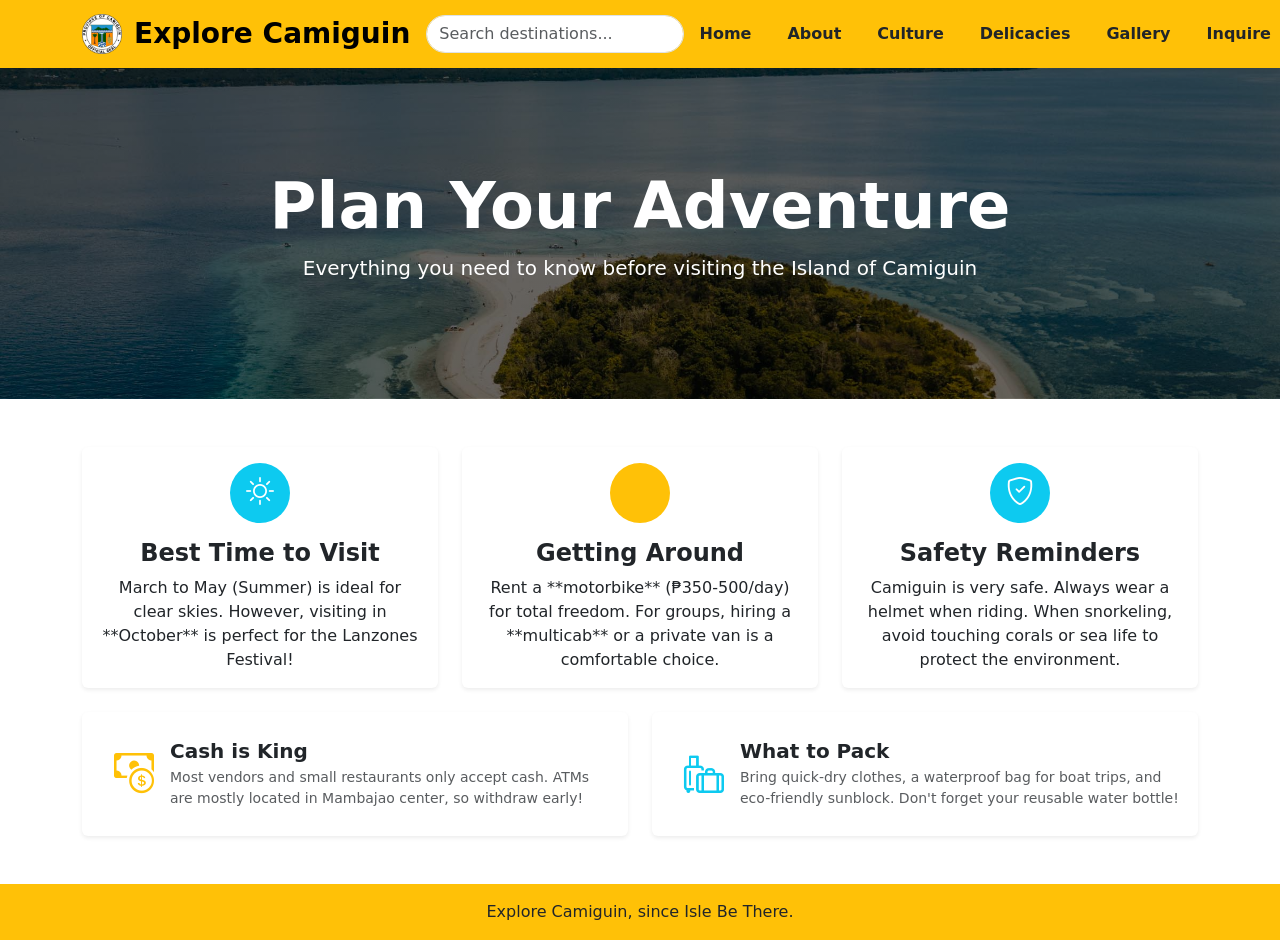
<file: travel.html>
<!doctype html>
<html lang="en">
  <head>
    <meta charset="UTF-8" />
    <meta name="viewport" content="width=device-width, initial-scale=1.0" />
    <title>Travel Tips - Explore Camiguin</title>
    <!-- Bootstrap CSS -->
    <link
      href="https://cdn.jsdelivr.net/npm/bootstrap@5.3.3/dist/css/bootstrap.min.css"
      rel="stylesheet"
    />
    <!-- Bootstrap Icons -->
    <link
      rel="stylesheet"
      href="https://cdn.jsdelivr.net/npm/bootstrap-icons@1.11.3/font/bootstrap-icons.min.css"
    />
    <link rel="stylesheet" href="stylesfolder/main-styles.css" />
  </head>
  <body class="d-flex flex-column min-vh-100">
    <nav class="navbar navbar-expand-lg bg-warning shadow-sm sticky-top py-2">
      <div class="container">
        <a
          class="navbar-brand d-flex align-items-center gap-2"
          href="index.html"
        >
          <img src="images/seal.png" alt="Logo" height="40" class="me-1" />
          <span class="fw-bold fs-3">Explore Camiguin</span>
        </a>

        <button
          class="navbar-toggler border-0 shadow-none"
          type="button"
          data-bs-toggle="collapse"
          data-bs-target="#navMenu"
          aria-controls="navMenu"
          aria-expanded="false"
          aria-label="Toggle navigation"
        >
          <span class="navbar-toggler-icon"></span>
        </button>

        <div class="collapse navbar-collapse" id="navMenu">
          <div class="mx-auto col-12 col-lg-4 my-3 my-lg-0 position-relative">
            <div class="input-group">
              <input
                type="text"
                class="form-control rounded-pill shadow-none"
                id="searchInput"
                placeholder="Search destinations..."
                autocomplete="off"
              />
            </div>
            <div
              id="suggestionBox"
              class="list-group position-absolute w-100 shadow-lg d-none"
              style="z-index: 1050; top: 100%"
            ></div>
          </div>

          <ul class="navbar-nav ms-auto mb-2 mb-lg-0 gap-1">
            <li class="nav-item">
              <a
                class="nav-link active fw-bold text-dark px-3 rounded-pill"
                href="index.html"
                >Home</a
              >
            </li>
            <li class="nav-item">
              <a
                class="nav-link fw-semibold text-dark px-3 rounded-pill hover-bg"
                href="aboutcam.html"
                >About</a
              >
            </li>
            <li class="nav-item">
              <a
                class="nav-link fw-semibold text-dark px-3 rounded-pill hover-bg"
                href="culture.html"
                >Culture</a
              >
            </li>

            <li class="nav-item">
              <a
                class="nav-link active fw-semibold text-dark px-3 rounded-pill"
                href="food.html"
                >Delicacies</a
              >
            </li>

            <li class="nav-item">
              <a
                class="nav-link fw-semibold text-dark px-3 rounded-pill hover-bg"
                href="gallery.html"
                >Gallery</a
              >
            </li>
            <li class="nav-item">
              <a
                class="nav-link fw-semibold text-dark px-3 rounded-pill hover-bg"
                href="inquire.html"
                >Inquire</a
              >
            </li>
            <li class="nav-item">
              <a
                class="nav-link fw-semibold text-dark px-3 rounded-pill hover-bg bg-info"
                href="travel.html"
                >Tips</a
              >
            </li>
          </ul>
        </div>
      </div>
    </nav>

    <header class="about-header text-center">
      <div class="container">
        <h1 class="display-3 fw-bold">Plan Your Adventure</h1>
        <p class="lead">
          Everything you need to know before visiting the Island of Camiguin
        </p>
      </div>
    </header>

    <main class="flex-grow-1 container my-5">
      <div class="row g-4">
        <!-- Tip 1: Best Time -->
        <div class="col-md-4">
          <div class="card h-100 border-0 shadow-sm text-center">
            <div class="card-body">
              <div
                class="bg-info text-white rounded-circle d-inline-flex align-items-center justify-content-center mb-3"
                style="width: 60px; height: 60px"
              >
                <i class="bi bi-brightness-high fs-3"></i>
              </div>
              <h4 class="card-title fw-bold">Best Time to Visit</h4>
              <p class="card-text">
                March to May (Summer) is ideal for clear skies. However,
                visiting in **October** is perfect for the Lanzones Festival!
              </p>
            </div>
          </div>
        </div>

        <!-- Tip 2: Transportation -->
        <div class="col-md-4">
          <div class="card h-100 border-0 shadow-sm text-center">
            <div class="card-body">
              <div
                class="bg-warning text-dark rounded-circle d-inline-flex align-items-center justify-content-center mb-3"
                style="width: 60px; height: 60px"
              >
                <i class="bi bi-moped fs-3"></i>
              </div>
              <h4 class="card-title fw-bold">Getting Around</h4>
              <p class="card-text">
                Rent a **motorbike** (₱350-500/day) for total freedom. For
                groups, hiring a **multicab** or a private van is a comfortable
                choice.
              </p>
            </div>
          </div>
        </div>

        <!-- Tip 3: Safety -->
        <div class="col-md-4">
          <div class="card h-100 border-0 shadow-sm text-center">
            <div class="card-body">
              <div
                class="bg-info text-white rounded-circle d-inline-flex align-items-center justify-content-center mb-3"
                style="width: 60px; height: 60px"
              >
                <i class="bi bi-shield-check fs-3"></i>
              </div>
              <h4 class="card-title fw-bold">Safety Reminders</h4>
              <p class="card-text">
                Camiguin is very safe. Always wear a helmet when riding. When
                snorkeling, avoid touching corals or sea life to protect the
                environment.
              </p>
            </div>
          </div>
        </div>

        <!-- Tip 4: Cash & Connectivity -->
        <div class="col-md-6">
          <div
            class="card h-100 border-0 shadow-sm d-flex flex-row align-items-center p-3"
          >
            <div class="p-3">
              <i class="bi bi-cash-coin fs-1 text-warning"></i>
            </div>
            <div>
              <h5 class="fw-bold mb-1">Cash is King</h5>
              <p class="mb-0 text-muted small">
                Most vendors and small restaurants only accept cash. ATMs are
                mostly located in Mambajao center, so withdraw early!
              </p>
            </div>
          </div>
        </div>

        <!-- Tip 5: Pack Light -->
        <div class="col-md-6">
          <div
            class="card h-100 border-0 shadow-sm d-flex flex-row align-items-center p-3"
          >
            <div class="p-3">
              <i class="bi bi-luggage fs-1 text-info"></i>
            </div>
            <div>
              <h5 class="fw-bold mb-1">What to Pack</h5>
              <p class="mb-0 text-muted small">
                Bring quick-dry clothes, a waterproof bag for boat trips, and
                eco-friendly sunblock. Don't forget your reusable water bottle!
              </p>
            </div>
          </div>
        </div>
      </div>
    </main>

    <!-- Footer (Matching your theme) -->
    <footer class="bg-warning text-dark text-center py-3 mt-auto">
      <p class="mb-0">Explore Camiguin, since Isle Be There.</p>
    </footer>

    <script src="https://cdn.jsdelivr.net/npm/bootstrap@5.3.3/dist/js/bootstrap.bundle.min.js"></script>
  </body>
</html>
</file>
<file: stylesfolder/main-styles.css>
header {
    z-index: 3;
    position: relative;
    overflow: hidden;
}

header img {
    width: 100%;
    height: 95vh;
    object-fit: cover;
    animation: zoomIn 12s ease-in-out infinite alternate;
}

header {
    position: relative;
    overflow: hidden;
}

.hero-img {
    width: 90%;
    height: 95vh;
    object-fit: cover;
    animation: zoomIn 12s ease-in-out infinite alternate;
}

.hero-overlay {
  position: absolute;
  top: 0;
  left: 0;
  width: 100%;
  height: 100%;
  background: rgba(0,0,0,0.4);
  z-index: 1;
}

#suggestionBox {
    max-height: 300px;
    overflow-y: auto;
    border-radius: 0 0 10px 10px;
}

#suggestionBox .list-group-item {
    cursor: pointer;
}

#suggestionBox .list-group-item:hover {
    background-color: #ffc107;
}

#searchInput:focus {
    border-color: #0dcaf0; /* Bootstrap Info color */
    box-shadow: 0 0 8px rgba(13, 202, 240, 0.5);
    width: 110%; /* Subtle expansion effect */
    transition: all 0.3s ease;
}


header .position-absolute {
  z-index: 2;
}

/*para sa katung choy nga zoom in epek credit kang louie kay choy iya hero img*/
@keyframes zoomIn {
    from {
        transform: scale(1);
    }
    to {
        transform: scale(1.15);
    }
}

.navbar-brand img{
    width: 40px;
    height: 40px;
}

.gallery-item{
	overflow: hidden;
	box-shadow: 0 4px 10px rgba(0,0,0,0.1);
	transition: 0.3s;
}

.gallery-item:hover{
	transform: translateY(-5px);
}

.gallery-item img{
	width: 100%;
	height: 180px;
	object-fit: cover;
}

.gallery-item {
    background: #fff;
    border-radius: 8px;
    height: 100%;
}

.gallery-item .desc {
    background: orange;
    padding: 8px;
    font-size: 1rem;
}

.gallery-item .btn-info:hover {
    background-color: #0bb5d9;
    color: white;
}

.desc{
	background: orange;
	padding: 10px;
	text-align: center;
	font-weight: bold;
}

#spotsCarousel {
  position: relative;
}

#spotsCarousel .carousel-control-prev {
  left: -120px;
}

#spotsCarousel .carousel-control-next {
  right: -120px;
}

.carousel-control-prev-icon,
.carousel-control-next-icon {
  border-radius: 50%;
  padding: 20px;
  background-size: 60%;
}

iframe{
    width: 100%;
    height: 400px;
    border: 0;
}

.card img{
    height: 225px;

}

.card{
    overflow: hidden;
    box-shadow: 0 4px 10px rgba(0,0,0,0.1);
    transition: 0.3s;
}

.card:hover{
    transform: translateY(-5px);
}

.carousel-control-prev:hover,.carousel-control-next:hover{
    transform: scale(1.25);
}

.city-img{
    display: flex;
    align-items: center;
    width: 90%;
    height: 450px;
}

.dropdown-item:hover{
    background: orange;
}


@media only screen and (max-width: 768px){

    #spotsCarousel .carousel-control-prev {
  left: -20px;
}

#spotsCarousel .carousel-control-next {
  right: -20px;
}


  .carousel-item .col-12 {
    width: 100%;
  }

  header img {
    height: 60vh;
  }

  header h1 {
    font-size: 1.8rem;
  }

  header p {
    font-size: 1rem;
  }

  .navbar-brand span {
    font-size: 1.2rem !important;
  }

  .navbar-brand img {
    width: 30px;
    height: 30px;
  }

  .gallery-item img {
    height: 200px;
  }

}

.inquiry-card {
  width: 1000px;
  max-width: 95vw;
}

.about-header {
  background:
    linear-gradient(rgba(0, 0, 0, 0.6), rgba(0, 0, 0, 0.6)),
    url("../images/mantik.jpg");
  background-size: cover;
  background-position: center;
  padding: 100px 0;
  color: white;
  }
.icon-box {
  font-size: 2rem;
  color: #0dcaf0; 
  margin-bottom: 15px;
  }
.feature-card {
  border: none;
  transition: transform 0.3s;
  background-color: #fff9e6;
  }
.feature-card:hover {
  transform: translateY(-10px);
  }
</file>
<file: stylesfolder/content-styles.css>
.carousel-item img{
	height: 450px;
	object-fit: cover;
}

.city-image {
	height: 1450px;
	object-fit: cover;
}

.gallery-img {
        cursor: pointer;
        transition: transform 0.3s ease;
        object-fit: cover;
        height: 250px;
        width: 100%;
      }
      .gallery-img:hover {
        transform: scale(1.05);
        z-index: 1;
      }
      .modal-content {
        background-color: rgba(0, 0, 0, 0.8);
        border: none;
      }
      #lightbox-image {
        max-height: 80vh;
        object-fit: contain;
      }
      .lightbox-caption {
        color: #ffc107; /* Bootstrap Warning Color */
        font-weight: bold;
        font-size: 1.2rem;
      }
</file>
